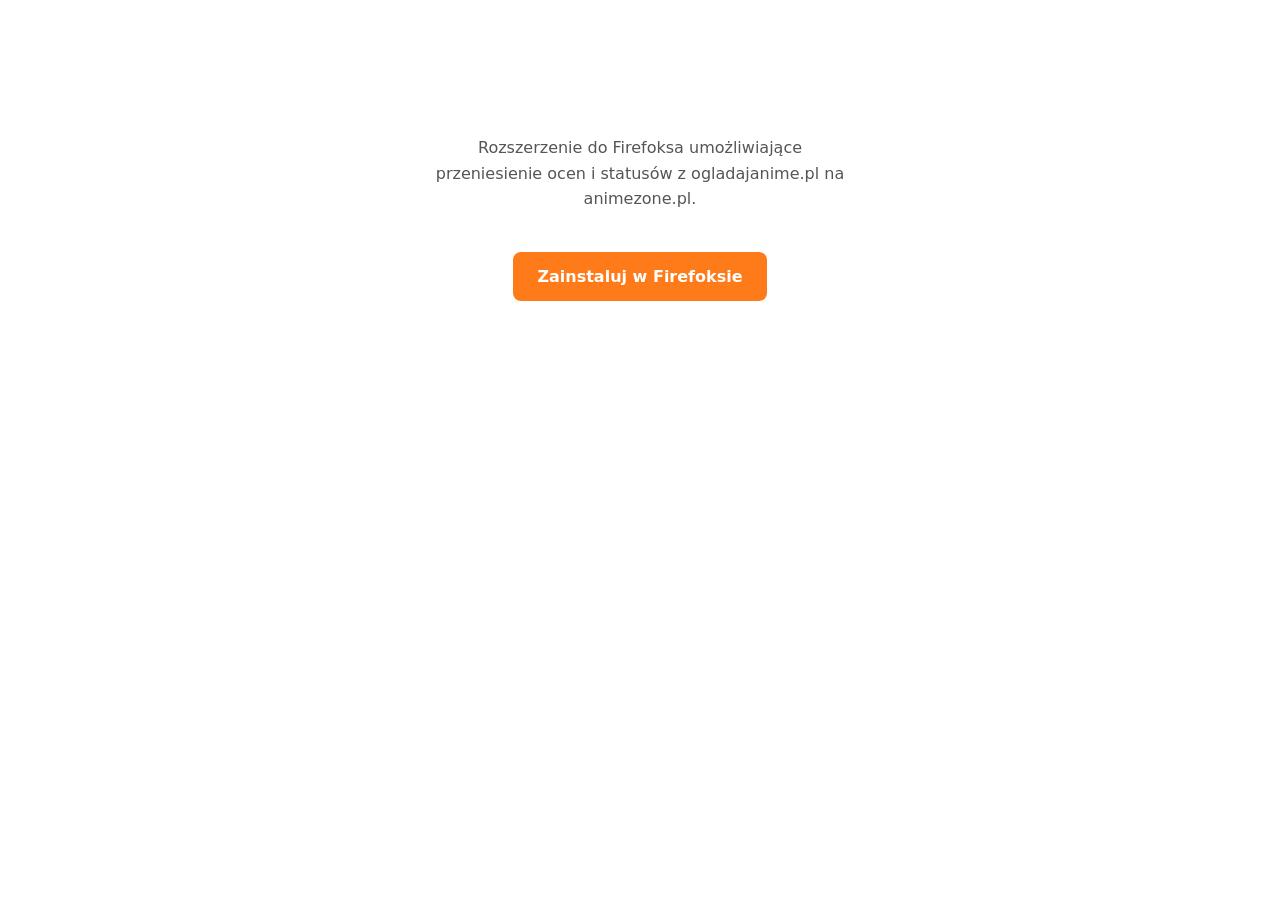
<file: index.html>
<!DOCTYPE html>
<html lang="pl">
<head>
  <meta charset="UTF-8" />
  <meta name="viewport" content="width=device-width, initial-scale=1.0" />
  <title>oa-to-az</title>
  <style>
    body {
      font-family: system-ui, sans-serif;
      max-width: 420px;
      margin: 15vh auto;
      padding: 0 24px;
      text-align: center;
      line-height: 1.6;
      color: #222;
    }
    h1 { margin-bottom: 8px; }
    p { color: #555; }
    a.install {
      display: inline-block;
      margin-top: 24px;
      padding: 12px 24px;
      background: #ff7a18;
      color: #fff;
      text-decoration: none;
      border-radius: 8px;
      font-weight: 600;
    }
    a.install:hover { background: #e96a0c; }
    small { display: block; margin-top: 16px; color: #888; }
  </style>
</head>
<body>
  <p>Rozszerzenie do Firefoksa umożliwiające przeniesienie ocen i statusów z ogladajanime.pl na animezone.pl.</p>
  <a class="install" href="oa-to-az-latest.xpi">Zainstaluj w Firefoksie</a>
</body>
</html>
</file>
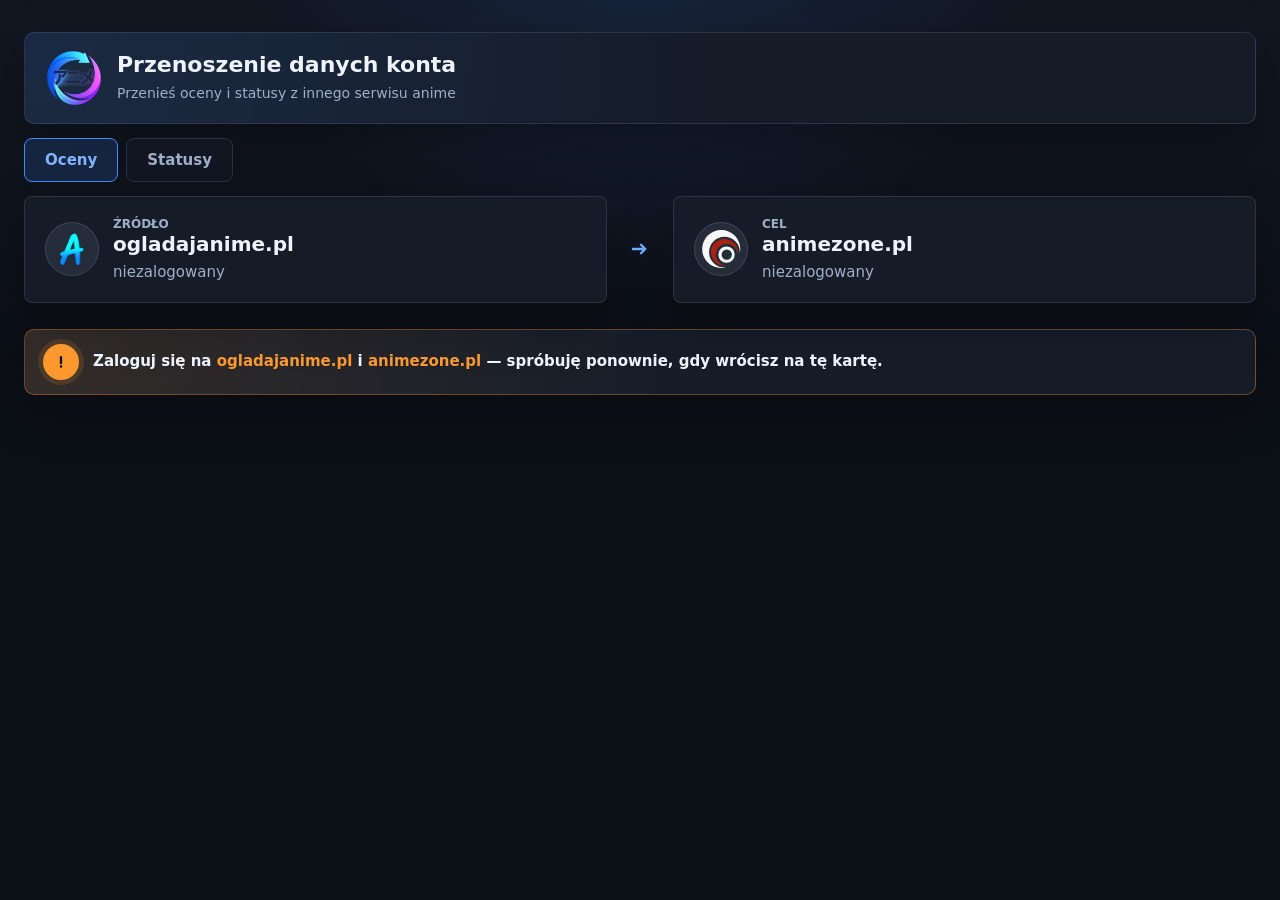
<file: ratings.html>
<!DOCTYPE html>
<html lang="pl">
<head>
  <meta charset="utf-8" />
  <meta name="viewport" content="width=device-width, initial-scale=1" />
  <title>OA -> AZ</title>
  <link rel="icon" type="image/png" sizes="32x32" href="assets/favicon-32x32.png" />
  <link rel="stylesheet" href="main.css" />
</head>
<body>
  <main class="app-shell">
    <section class="app-header">
      <img class="app-header-logo" src="assets/logo.png" alt="" aria-hidden="true" />
      <div>
        <h1 class="app-header-title">Przenoszenie danych konta</h1>
        <p class="app-header-desc">Przenieś oceny i statusy z innego serwisu anime</p>
      </div>
    </section>

    <nav class="page-nav" aria-label="Sekcje migracji">
      <a class="page-tab active" href="ratings.html" aria-current="page">Oceny</a>
      <a class="page-tab" href="statuses.html">Statusy</a>
    </nav>

    <header class="top-panel">
      <section class="profiles" aria-label="Profile migracji">
        <article class="profile-card">
          <img class="avatar" src="assets/oa.png" alt="" aria-hidden="true" />
          <div>
            <p class="eyebrow">Źródło</p>
            <h1>ogladajanime.pl</h1>
            <p id="oaProfile" class="profile-id">wykrywam…</p>
          </div>
        </article>

        <div class="profile-bridge" aria-hidden="true">
          <img class="bridge-icon" src="assets/arrow-right.svg" alt="" />
        </div>

        <article class="profile-card">
          <img class="avatar" src="assets/az.svg" alt="" aria-hidden="true" />
          <div>
            <p class="eyebrow">Cel</p>
            <h2>animezone.pl</h2>
            <p id="azProfile" class="profile-id">wykrywam…</p>
          </div>
        </article>
      </section>

      <section class="summary-area" aria-label="Podsumowanie migracji">
        <div id="summaryCards" class="summary-cards" hidden></div>
        <article id="progressCard" class="progress-card" hidden>
          <p class="eyebrow">Ogólna zgodność</p>
          <strong id="progressPercent">0%</strong>
          <div class="progress-track" aria-hidden="true">
            <span id="progressFill"></span>
          </div>
        </article>
      </section>
    </header>

    <p id="status" class="status"></p>

    <section id="authNotice" class="auth-notice" aria-live="polite" hidden>
      <div class="auth-icon" aria-hidden="true">
        <img src="assets/exclamation.svg" alt="" />
      </div>
      <strong id="authText" class="auth-text">Zaloguj się, aby kontynuować.</strong>
    </section>

    <nav id="filters" class="filters" aria-label="Filtry wyników" hidden>
      <button type="button" class="filter-btn active" data-filter="all">
        <span class="filter-icon"><img src="assets/grid.svg" alt="" /></span>
        Wszystkie
        <strong>0</strong>
      </button>
      <button type="button" class="filter-btn" data-filter="transfer">
        <span class="filter-icon"><img src="assets/arrow-right.svg" alt="" /></span>
        Do przeniesienia
        <strong>0</strong>
      </button>
      <button type="button" class="filter-btn" data-filter="match">
        <span class="filter-icon"><img src="assets/check.svg" alt="" /></span>
        Zgodne
        <strong>0</strong>
      </button>
      <button type="button" class="filter-btn" data-filter="conflict">
        <span class="filter-icon"><img src="assets/exclamation.svg" alt="" /></span>
        Konflikty
        <strong>0</strong>
      </button>
      <button type="button" class="filter-btn" data-filter="unmatched">
        <span class="filter-icon"><img src="assets/question.svg" alt="" /></span>
        Bez dopasowania
        <strong>0</strong>
      </button>
    </nav>

    <section id="results" class="result-list" aria-live="polite" hidden></section>
  </main>

  <footer id="migrationBar" class="migration-bar" hidden>
    <div class="migration-bar-inner">
      <div class="migration-info">
        <img class="migration-info-icon" src="assets/info.svg" alt="" aria-hidden="true" />
        <div>
          <strong id="migrationTitle">Gotowe do przeniesienia</strong>
          <p id="migrationMeta">Przeniesione zostaną tylko pozycje bez konfliktu.</p>
        </div>
      </div>
      <button id="migrateBtn" type="button">
        <img class="btn-icon" src="assets/rocket.svg" alt="" />
        Rozpocznij przenoszenie
      </button>
    </div>
  </footer>

  <script src="ratings.js"></script>
</body>
</html>
</file>
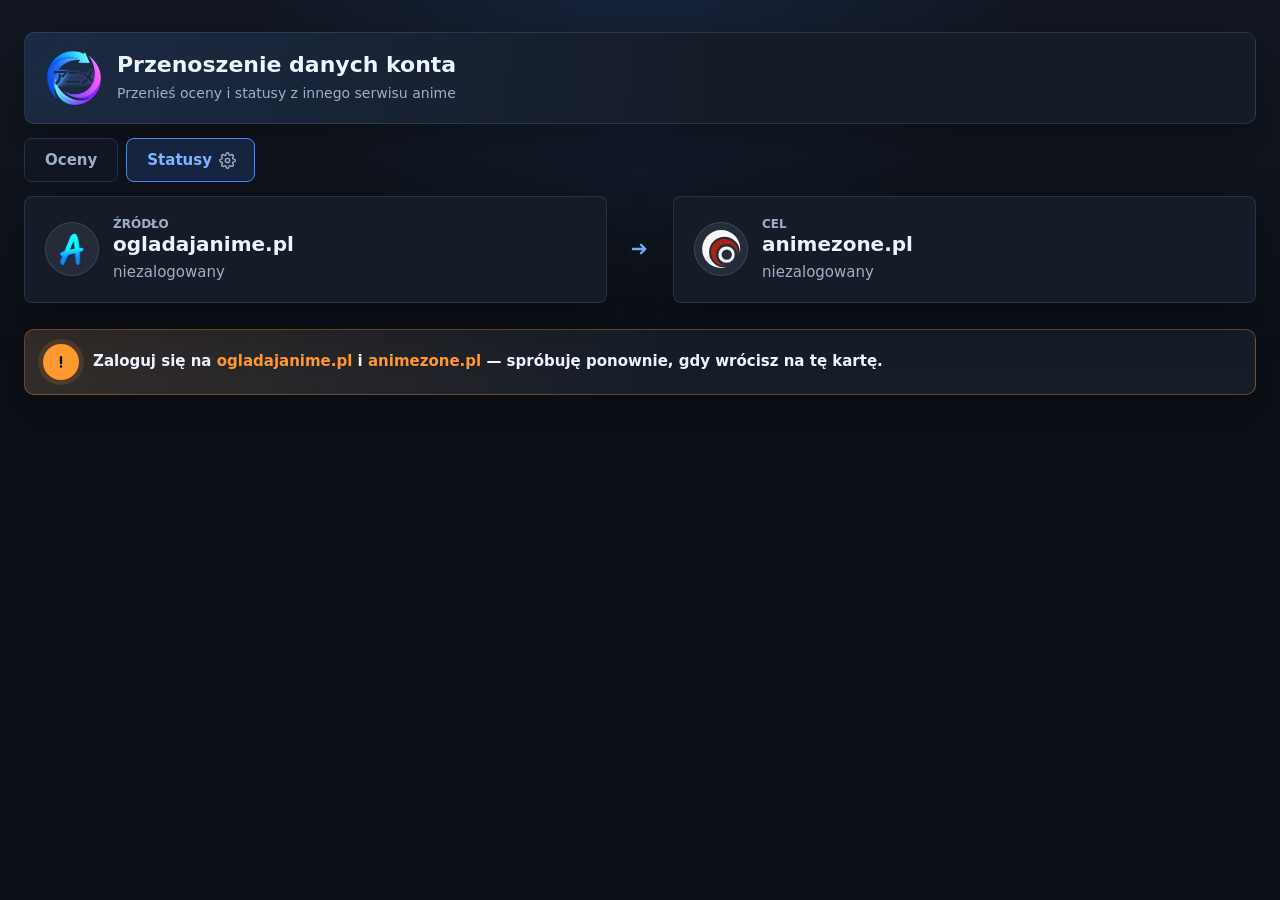
<file: statuses.html>
<!DOCTYPE html>
<html lang="pl">
<head>
  <meta charset="utf-8" />
  <meta name="viewport" content="width=device-width, initial-scale=1" />
  <title>OA -> AZ</title>
  <link rel="icon" type="image/png" sizes="32x32" href="assets/favicon-32x32.png" />
  <link rel="stylesheet" href="main.css" />
</head>
<body>
  <main class="app-shell">
    <section class="app-header">
      <img class="app-header-logo" src="assets/logo.png" alt="" aria-hidden="true" />
      <div>
        <h1 class="app-header-title">Przenoszenie danych konta</h1>
        <p class="app-header-desc">Przenieś oceny i statusy z innego serwisu anime</p>
      </div>
    </section>

    <nav class="page-nav" aria-label="Sekcje migracji">
      <a class="page-tab" href="ratings.html">Oceny</a>
      <span class="page-tab active" aria-current="page">
        Statusy
        <button type="button" id="settingsBtn" class="tab-settings"
                aria-label="Ustawienia mapowania" title="Ustawienia mapowania">
          <img src="assets/gear.svg" alt="" />
        </button>
      </span>
    </nav>

    <header class="top-panel">
      <section class="profiles" aria-label="Profile migracji">
        <article class="profile-card">
          <img class="avatar" src="assets/oa.png" alt="" aria-hidden="true" />
          <div>
            <p class="eyebrow">Źródło</p>
            <h1>ogladajanime.pl</h1>
            <p id="oaProfile" class="profile-id">wykrywam…</p>
          </div>
        </article>

        <div class="profile-bridge" aria-hidden="true">
          <img class="bridge-icon" src="assets/arrow-right.svg" alt="" />
        </div>

        <article class="profile-card">
          <img class="avatar" src="assets/az.svg" alt="" aria-hidden="true" />
          <div>
            <p class="eyebrow">Cel</p>
            <h2>animezone.pl</h2>
            <p id="azProfile" class="profile-id">wykrywam…</p>
          </div>
        </article>
      </section>

      <section class="summary-area" aria-label="Podsumowanie migracji">
        <div id="summaryCards" class="summary-cards" hidden></div>
        <article id="progressCard" class="progress-card" hidden>
          <p class="eyebrow">Ogólna zgodność</p>
          <strong id="progressPercent">0%</strong>
          <div class="progress-track" aria-hidden="true">
            <span id="progressFill"></span>
          </div>
        </article>
      </section>
    </header>

    <p id="status" class="status"></p>

    <section id="authNotice" class="auth-notice" aria-live="polite" hidden>
      <div class="auth-icon" aria-hidden="true">
        <img src="assets/exclamation.svg" alt="" />
      </div>
      <strong id="authText" class="auth-text">Zaloguj się, aby kontynuować.</strong>
    </section>

    <nav id="filters" class="filters" aria-label="Filtry wyników" hidden>
      <button type="button" class="filter-btn active" data-filter="all">
        <span class="filter-icon"><img src="assets/grid.svg" alt="" /></span>
        Wszystkie
        <strong>0</strong>
      </button>
      <button type="button" class="filter-btn" data-filter="transfer">
        <span class="filter-icon"><img src="assets/arrow-right.svg" alt="" /></span>
        Do przeniesienia
        <strong>0</strong>
      </button>
      <button type="button" class="filter-btn" data-filter="match">
        <span class="filter-icon"><img src="assets/check.svg" alt="" /></span>
        Zgodne
        <strong>0</strong>
      </button>
      <button type="button" class="filter-btn" data-filter="conflict">
        <span class="filter-icon"><img src="assets/exclamation.svg" alt="" /></span>
        Konflikty
        <strong>0</strong>
      </button>
      <button type="button" class="filter-btn" data-filter="unmatched">
        <span class="filter-icon"><img src="assets/question.svg" alt="" /></span>
        Bez dopasowania
        <strong>0</strong>
      </button>
    </nav>

    <section id="results" class="result-list" aria-live="polite" hidden></section>
  </main>

  <footer id="migrationBar" class="migration-bar" hidden>
    <div class="migration-bar-inner">
      <div class="migration-info">
        <img class="migration-info-icon" src="assets/info.svg" alt="" aria-hidden="true" />
        <div>
          <strong id="migrationTitle">Gotowe do przeniesienia</strong>
          <p id="migrationMeta">Przeniesione zostaną tylko pozycje bez konfliktu.</p>
        </div>
      </div>
      <button id="migrateBtn" type="button">
        <img class="btn-icon" src="assets/rocket.svg" alt="" />
        Rozpocznij przenoszenie
      </button>
    </div>
  </footer>

  <div id="settingsModal" class="modal-overlay" hidden>
    <div class="modal" role="dialog" aria-modal="true" aria-labelledby="settingsTitle">
      <div class="modal-head">
        <h2 id="settingsTitle">Mapowanie statusów</h2>
        <button type="button" id="settingsClose" class="modal-close" aria-label="Zamknij">×</button>
      </div>
      <p class="modal-desc">
        Wybierz, na jaki status AnimeZone trafia każdy status OgladajAnime.
        AZ ma tylko Oglądam i Planuję; „Pomiń" wyklucza dany status z migracji.
      </p>
      <div id="settingsRows" class="settings-rows"></div>
      <div class="modal-foot">
        <button type="button" id="settingsReset" class="action-btn neutral modal-reset">Przywróć domyślne</button>
        <button type="button" id="settingsCancel" class="action-btn neutral">Anuluj</button>
        <button type="button" id="settingsSave" class="action-btn ok">Zapisz i przeładuj</button>
      </div>
    </div>
  </div>

  <script src="statuses.js"></script>
</body>
</html>
</file>
<file: main.css>
:root {
  color-scheme: dark;
  --bg: #0c1017;
  --panel: #151b26;
  --panel-2: #111722;
  --panel-3: #1b2331;
  --line: #263247;
  --line-soft: rgba(134, 154, 188, 0.18);
  --text: #eef4ff;
  --muted: #9fafc7;
  --faint: #6f7f99;
  --blue: #438bff;
  --blue-soft: rgba(67, 139, 255, 0.16);
  --green: #55cf72;
  --green-soft: rgba(85, 207, 114, 0.14);
  --orange: #ff982f;
  --orange-soft: rgba(255, 152, 47, 0.14);
  --purple: #a775ff;
  --purple-soft: rgba(167, 117, 255, 0.14);
  --danger: #ff6969;
  --shadow: 0 18px 50px rgba(0, 0, 0, 0.28);
}

* {
  box-sizing: border-box;
}

[hidden] {
  display: none !important;
}

html {
  min-width: 320px;
  background: var(--bg);
}

body {
  min-height: 100vh;
  margin: 0;
  padding: 32px 24px 120px;
  font: 15px/1.5 system-ui, -apple-system, "Segoe UI", Roboto, sans-serif;
  background:
    radial-gradient(circle at 50% -12%, rgba(52, 112, 210, 0.18), transparent 34%),
    linear-gradient(180deg, rgba(18, 23, 34, 0.96), var(--bg) 360px),
    var(--bg);
  color: var(--text);
}

button {
  font: inherit;
}

button:disabled {
  cursor: not-allowed;
  opacity: 0.55;
}

.app-shell {
  width: min(100%, 1480px);
  margin: 0 auto;
}

.app-header {
  display: flex;
  align-items: center;
  gap: 16px;
  margin-bottom: 14px;
  padding: 18px 22px;
  border: 1px solid var(--line-soft);
  border-radius: 10px;
  background:
    radial-gradient(circle at 0% 0%, rgba(67, 139, 255, 0.13), transparent 56%),
    #151c28;
  box-shadow: var(--shadow);
}

.app-header-logo {
  flex: 0 0 auto;
  width: 54px;
  height: 54px;
  object-fit: contain;
}

.app-header-title {
  margin: 0;
  font-size: 22px;
  font-weight: 800;
  line-height: 1.2;
  letter-spacing: 0;
}

.app-header-desc {
  margin: 4px 0 0;
  color: var(--muted);
  font-size: 14px;
}

.page-nav {
  display: flex;
  flex-wrap: wrap;
  gap: 8px;
  margin-bottom: 14px;
}

.page-tab {
  display: inline-flex;
  align-items: center;
  gap: 8px;
  height: 44px;
  padding: 0 20px;
  border: 1px solid var(--line);
  border-radius: 8px;
  background: rgba(18, 24, 36, 0.86);
  color: var(--muted);
  font-weight: 700;
  text-decoration: none;
  transition: color 120ms ease, filter 120ms ease;
}

.page-tab:hover {
  color: var(--text);
  filter: brightness(1.08);
}

.page-tab.active {
  border-color: var(--blue);
  background: var(--blue-soft);
  color: #80b4ff;
}

.tab-settings {
  display: inline-grid;
  place-items: center;
  width: 28px;
  height: 28px;
  margin: 0 -8px 0 -6px;
  padding: 0;
  border: 0;
  border-radius: 6px;
  background: transparent;
  cursor: pointer;
}

.tab-settings img {
  width: 17px;
  height: 17px;
  opacity: 0.75;
  transition: opacity 120ms ease, transform 160ms ease;
}

.tab-settings:hover img {
  opacity: 1;
  transform: rotate(40deg);
}

.modal-overlay {
  position: fixed;
  inset: 0;
  z-index: 50;
  display: grid;
  place-items: center;
  padding: 24px;
  background: rgba(6, 9, 14, 0.66);
  backdrop-filter: blur(3px);
}

.modal {
  width: min(100%, 540px);
  padding: 22px 24px 24px;
  border: 1px solid var(--line);
  border-radius: 12px;
  background: var(--panel);
  box-shadow: var(--shadow);
}

.modal-head {
  display: flex;
  align-items: center;
  justify-content: space-between;
  gap: 12px;
}

.modal-head h2 {
  margin: 0;
  font-size: 19px;
  font-weight: 800;
}

.modal-close {
  display: grid;
  place-items: center;
  width: 32px;
  height: 32px;
  border: 1px solid var(--line);
  border-radius: 8px;
  background: var(--panel-3);
  color: var(--muted);
  font-size: 20px;
  line-height: 1;
  cursor: pointer;
}

.modal-close:hover {
  color: var(--text);
}

.modal-desc {
  margin: 10px 0 18px;
  color: var(--muted);
  font-size: 13px;
}

.settings-rows {
  display: grid;
  gap: 10px;
}

.settings-row {
  display: grid;
  grid-template-columns: 1fr auto;
  gap: 14px;
  align-items: center;
  padding: 12px 14px;
  border: 1px solid var(--line-soft);
  border-radius: 8px;
  background: var(--panel-2);
}

.settings-row span {
  font-weight: 700;
}

.settings-row select {
  min-width: 150px;
  padding: 8px 12px;
  border: 1px solid var(--line);
  border-radius: 8px;
  background: var(--panel-3);
  color: var(--text);
  font: inherit;
  font-weight: 700;
  cursor: pointer;
}

.modal-foot {
  display: flex;
  justify-content: flex-end;
  gap: 10px;
  margin-top: 22px;
}

.modal-foot .action-btn {
  width: auto;
  min-height: 42px;
  padding: 0 20px;
}

.modal-foot .modal-reset {
  margin-right: auto;
}

.top-panel {
  display: grid;
  grid-template-columns: 1fr;
  gap: 14px;
  align-items: stretch;
  margin-bottom: 12px;
}

.profiles,
.summary-area {
  display: grid;
  gap: 12px;
}

.profiles {
  grid-template-columns: 1fr auto 1fr;
  align-items: stretch;
}

.profile-card,
.progress-card,
.summary-card,
.result-card {
  border: 1px solid var(--line-soft);
  border-radius: 8px;
  background: #151c28;
  box-shadow: var(--shadow);
}

.profile-card {
  display: flex;
  min-width: 0;
  gap: 14px;
  align-items: center;
  padding: 18px 20px;
}

.profile-card h1,
.profile-card h2 {
  margin: 0;
  font-size: 20px;
  line-height: 1.15;
  letter-spacing: 0;
}

.avatar {
  flex: 0 0 54px;
  width: 54px;
  height: 54px;
  border: 1px solid rgba(255, 255, 255, 0.12);
  border-radius: 50%;
  background: #242b39;
  object-fit: contain;
  padding: 6px;
}

.profile-id,
.eyebrow {
  margin: 0;
  color: var(--muted);
}

.eyebrow {
  font-size: 12px;
  font-weight: 800;
  letter-spacing: 0;
  text-transform: uppercase;
}

.profile-id {
  margin-top: 5px;
  overflow-wrap: anywhere;
}

.profile-bridge {
  display: grid;
  width: 42px;
  place-items: center;
}

.bridge-icon {
  width: 24px;
  height: 24px;
}

.summary-area {
  grid-template-columns: 1fr;
}

.summary-cards {
  display: grid;
  grid-template-columns: repeat(4, minmax(0, 1fr));
  gap: 12px;
}

.summary-card {
  display: grid;
  grid-template-columns: auto 1fr;
  gap: 14px;
  align-items: center;
  min-width: 0;
  padding: 20px;
}

.summary-icon {
  display: grid;
  width: 46px;
  height: 46px;
  place-items: center;
  border-radius: 50%;
  color: #061015;
  font-size: 22px;
  font-weight: 900;
}

.summary-icon img {
  width: 24px;
  height: 24px;
  filter: brightness(0) invert(1);
}

.summary-card strong,
.progress-card strong {
  display: block;
  color: var(--text);
  font-size: 30px;
  line-height: 1.05;
}

.summary-card p {
  margin: 2px 0 0;
  color: var(--muted);
  font-size: 13px;
}

.summary-card.green .eyebrow { color: var(--green); }
.summary-card.green .summary-icon { background: var(--green); }
.summary-card.blue .eyebrow { color: var(--blue); }
.summary-card.blue .summary-icon { background: var(--blue); }
.summary-card.orange .eyebrow { color: var(--orange); }
.summary-card.orange .summary-icon { background: var(--orange); }
.summary-card.muted .eyebrow { color: var(--purple); }
.summary-card.muted .summary-icon { background: var(--purple); }

.progress-card {
  display: grid;
  grid-template-columns: auto minmax(0, 1fr);
  gap: 8px 24px;
  align-items: center;
  padding: 18px 22px;
}

.progress-card .eyebrow {
  grid-column: 1 / -1;
}

.progress-card strong {
  grid-column: 1;
  margin-top: 2px;
}

.progress-card p:last-child {
  margin: 9px 0 0;
  color: var(--muted);
  font-size: 13px;
}

.progress-track {
  grid-column: 2;
  width: 100%;
  height: 11px;
  margin: 0;
  overflow: hidden;
  border-radius: 999px;
  background: #263046;
}

.progress-track span {
  display: block;
  width: 0%;
  height: 100%;
  border-radius: inherit;
  background: var(--blue);
  transition: width 180ms ease;
}

.status {
  min-height: 0;
  margin: 0 0 10px;
  color: var(--muted);
}

.status:empty {
  margin: 0;
}

.status a {
  color: var(--blue);
  text-decoration: none;
}

.status a:hover {
  text-decoration: underline;
}

.status.error {
  color: var(--danger);
}

.auth-notice {
  display: flex;
  flex-wrap: wrap;
  align-items: center;
  gap: 14px;
  margin: 4px 0 16px;
  padding: 14px 18px;
  border: 1px solid rgba(255, 152, 47, 0.34);
  border-radius: 10px;
  background:
    radial-gradient(circle at 0% 0%, rgba(255, 152, 47, 0.13), transparent 52%),
    #161d29;
  box-shadow: var(--shadow);
}

.auth-icon {
  display: grid;
  flex: 0 0 auto;
  width: 36px;
  height: 36px;
  place-items: center;
  border-radius: 50%;
  background: var(--orange);
  box-shadow: 0 0 0 5px var(--orange-soft);
  animation: auth-pulse 2.6s ease-in-out infinite;
}

.auth-icon img {
  width: 18px;
  height: 18px;
  filter: brightness(0) saturate(100%);
}

@keyframes auth-pulse {
  0%,
  100% {
    box-shadow: 0 0 0 5px var(--orange-soft);
  }
  50% {
    box-shadow: 0 0 0 11px rgba(255, 152, 47, 0.04);
  }
}

.auth-text {
  flex: 1 1 auto;
  min-width: 0;
  color: var(--text);
  font-size: 15px;
  font-weight: 700;
}

.auth-link {
  color: var(--orange);
  font-weight: 800;
  text-decoration: none;
}

.auth-link:hover {
  text-decoration: underline;
}

@media (max-width: 520px) {
  .auth-text {
    flex-basis: 100%;
  }
}

.filters {
  display: flex;
  flex-wrap: wrap;
  gap: 8px;
  margin-bottom: 16px;
}

.filter-btn {
  display: inline-flex;
  align-items: center;
  gap: 8px;
  height: 44px;
  padding: 0 14px;
  border: 1px solid var(--line);
  border-radius: 8px;
  background: rgba(18, 24, 36, 0.86);
  color: var(--text);
  font-weight: 700;
  cursor: pointer;
}

.filter-btn strong {
  min-width: 26px;
  padding: 2px 8px;
  border-radius: 999px;
  background: #29354b;
  color: #dbe7fb;
  font-size: 12px;
  text-align: center;
}

.filter-btn[data-filter="all"],
.filter-btn[data-filter="transfer"] {
  border-color: rgba(67, 139, 255, 0.28);
  background: rgba(67, 139, 255, 0.08);
  color: #94bdff;
}

.filter-btn[data-filter="match"] {
  border-color: rgba(85, 207, 114, 0.28);
  background: rgba(85, 207, 114, 0.08);
  color: #8ee99f;
}

.filter-btn[data-filter="conflict"] {
  border-color: rgba(255, 152, 47, 0.3);
  background: rgba(255, 152, 47, 0.08);
  color: #ffbd78;
}

.filter-btn[data-filter="unmatched"] {
  border-color: rgba(167, 117, 255, 0.3);
  background: rgba(167, 117, 255, 0.08);
  color: #c8a8ff;
}

.filter-btn[data-filter="all"] strong,
.filter-btn[data-filter="transfer"] strong {
  background: rgba(67, 139, 255, 0.2);
  color: #d9e8ff;
}

.filter-btn[data-filter="match"] strong {
  background: rgba(85, 207, 114, 0.18);
  color: #d9ffe0;
}

.filter-btn[data-filter="conflict"] strong {
  background: rgba(255, 152, 47, 0.2);
  color: #fff0df;
}

.filter-btn[data-filter="unmatched"] strong {
  background: rgba(167, 117, 255, 0.2);
  color: #f0e6ff;
}

.filter-btn[data-filter="all"].active,
.filter-btn[data-filter="transfer"].active {
  border-color: var(--blue);
  background: var(--blue-soft);
  color: #80b4ff;
}

.filter-btn[data-filter="match"].active {
  border-color: var(--green);
  background: var(--green-soft);
  color: #73e78b;
}

.filter-btn[data-filter="conflict"].active {
  border-color: var(--orange);
  background: var(--orange-soft);
  color: #ffad59;
}

.filter-btn[data-filter="unmatched"].active {
  border-color: var(--purple);
  background: var(--purple-soft);
  color: #c69dff;
}

.filter-icon {
  display: inline-grid;
  width: 18px;
  height: 18px;
  place-items: center;
  color: var(--faint);
  font-size: 12px;
  font-weight: 900;
}

.filter-icon img {
  width: 16px;
  height: 16px;
  filter: opacity(0.78);
}

.filter-btn[data-filter="match"] .filter-icon img {
  filter: hue-rotate(-86deg) saturate(1.18) brightness(1.05) opacity(0.78);
}

.filter-btn[data-filter="conflict"] .filter-icon img {
  filter: hue-rotate(178deg) saturate(1.4) brightness(1.08) opacity(0.78);
}

.filter-btn[data-filter="unmatched"] .filter-icon img {
  filter: hue-rotate(50deg) saturate(1.25) brightness(1.05) opacity(0.78);
}

.filter-btn[data-filter="all"].active .filter-icon,
.filter-btn[data-filter="transfer"].active .filter-icon {
  color: var(--blue);
}

.filter-btn[data-filter="match"].active .filter-icon {
  color: var(--green);
}

.filter-btn[data-filter="conflict"].active .filter-icon {
  color: var(--orange);
}

.filter-btn[data-filter="unmatched"].active .filter-icon {
  color: var(--purple);
}

.filter-btn[data-filter="all"].active .filter-icon img,
.filter-btn[data-filter="transfer"].active .filter-icon img {
  filter: none;
}

.filter-btn[data-filter="match"].active .filter-icon img {
  filter: hue-rotate(-86deg) saturate(1.18) brightness(1.05);
}

.filter-btn[data-filter="conflict"].active .filter-icon img {
  filter: hue-rotate(178deg) saturate(1.4) brightness(1.08);
}

.filter-btn[data-filter="unmatched"].active .filter-icon img {
  filter: hue-rotate(50deg) saturate(1.25) brightness(1.05);
}

.result-list {
  display: grid;
  gap: 8px;
}

.result-card {
  display: grid;
  grid-template-columns: 46px minmax(290px, 1.5fr) minmax(142px, 0.48fr) 88px minmax(142px, 0.48fr) minmax(170px, auto);
  gap: 18px;
  align-items: center;
  min-height: 84px;
  padding: 14px 20px;
  border: 1px solid var(--line-soft);
  border-left: 3px solid transparent;
  border-radius: 8px;
  background: rgba(21, 28, 40, 0.54);
}

.result-card.is-transfer { border-left-color: var(--blue); }
.result-card.is-conflict { border-left-color: var(--orange); }
.result-card.is-match { border-left-color: var(--green); }
.result-card.is-unmatched { border-left-color: var(--purple); }

.result-card.is-match {
  background: rgba(21, 36, 31, 0.58);
}

.title-block {
  display: flex;
  gap: 13px;
  align-items: center;
  min-width: 0;
}

.title-poster {
  flex: 0 0 auto;
  width: 42px;
  aspect-ratio: 2 / 3;
  height: auto;
  border: 1px solid var(--line-soft);
  border-radius: 6px;
  background: #242b39;
  object-fit: cover;
}

.title-text {
  flex: 1 1 auto;
  min-width: 0;
}

.main-title {
  margin: 0 0 5px;
  overflow: hidden;
  color: #f6f8ff;
  font-size: 17px;
  font-weight: 800;
  line-height: 1.25;
  text-overflow: ellipsis;
  white-space: nowrap;
}

.title-line {
  display: grid;
  grid-template-columns: 22px minmax(0, 1fr);
  gap: 8px;
  align-items: center;
  color: var(--muted);
  font-size: 13px;
}

.title-line + .title-line {
  margin-top: 2px;
}

.title-icon {
  width: 18px;
  height: 18px;
  border-radius: 4px;
  object-fit: contain;
}

.title-line a {
  overflow: hidden;
  color: #becbe0;
  text-decoration: none;
  text-overflow: ellipsis;
  white-space: nowrap;
}

.title-line a:hover {
  color: var(--blue);
}

.rating-cell {
  min-width: 0;
  border-left: 1px solid var(--line-soft);
  padding-left: 24px;
}

.rating-source {
  margin: 0;
  color: var(--muted);
  font-size: 13px;
}

.rating-value {
  display: flex;
  gap: 8px;
  align-items: center;
  margin-top: 4px;
  color: #f5f8ff;
  font-size: 21px;
  font-weight: 900;
}

.rating-star {
  width: 18px;
  height: 18px;
}

.rating-value.empty {
  color: #d5dfef;
}

.rating-value.status-text {
  font-size: 16px;
  font-weight: 800;
}

.state-cell {
  display: flex;
  align-items: center;
  justify-content: center;
  min-width: 0;
  color: var(--muted);
}

.state-icon {
  display: grid;
  width: 28px;
  height: 28px;
  place-items: center;
  border-radius: 50%;
  color: #061015;
  font-weight: 900;
}

.state-icon img {
  width: 18px;
  height: 18px;
  filter: brightness(0) saturate(100%);
}

.state-cell.transfer { color: #75adff; }
.state-cell.transfer .state-icon { background: var(--blue); }
.state-cell.conflict { color: var(--orange); }
.state-cell.conflict .state-icon { background: var(--orange); }
.state-cell.match { color: var(--green); }
.state-cell.match .state-icon { background: var(--green); }
.state-cell.unmatched { color: var(--purple); }
.state-cell.unmatched .state-icon { background: var(--purple); }

.relation-cell {
  display: flex;
  justify-content: center;
  align-items: center;
  color: var(--muted);
  font-size: 20px;
  font-weight: 900;
}

.relation-arrow,
.relation-equals {
  width: 18px;
  height: 18px;
}

.diff-badge {
  display: inline-flex;
  min-height: 26px;
  align-items: center;
  border-radius: 999px;
  padding: 0 12px;
  background: rgba(255, 105, 105, 0.16);
  color: #ff8585;
  font-size: 12px;
  font-weight: 900;
}

.action-cell {
  display: flex;
  justify-content: flex-end;
  min-width: 0;
}

.action-btn,
#migrateBtn {
  display: inline-flex;
  align-items: center;
  justify-content: center;
  gap: 10px;
  min-height: 44px;
  border: 1px solid var(--blue);
  border-radius: 6px;
  background: rgba(67, 139, 255, 0.08);
  color: #75adff;
  font-weight: 800;
  text-decoration: none;
  cursor: pointer;
}

.action-btn {
  width: min(100%, 210px);
  padding: 0 18px;
}

.action-btn.neutral {
  border-color: #42516a;
  color: #c1cbdb;
  background: rgba(66, 81, 106, 0.12);
}

.action-btn.inactive-purple {
  border-color: var(--purple);
  color: #c69dff;
  background: var(--purple-soft);
}

.action-btn.conflict {
  border-color: var(--orange);
  color: var(--orange);
  background: var(--orange-soft);
}

.action-btn.ok {
  border-color: var(--green);
  background: var(--green-soft);
  color: var(--green);
}

.action-btn.err {
  border-color: var(--danger);
  background: rgba(255, 105, 105, 0.14);
  color: var(--danger);
}

.empty-state {
  padding: 48px 18px;
  border: 1px dashed var(--line);
  border-radius: 8px;
  color: var(--muted);
  text-align: center;
}

.migration-bar {
  position: fixed;
  right: 0;
  bottom: 0;
  left: 0;
  z-index: 10;
  width: 100%;
  padding: 0 24px;
  border-top: 1px solid var(--line);
  background: rgba(13, 18, 27, 0.94);
  box-shadow: 0 -18px 60px rgba(0, 0, 0, 0.38);
  backdrop-filter: blur(12px);
}

.migration-bar-inner {
  display: flex;
  align-items: center;
  justify-content: space-between;
  gap: 18px;
  width: min(100%, 1480px);
  margin: 0 auto;
  padding: 22px 0;
}

.migration-info {
  display: flex;
  align-items: center;
  gap: 14px;
  min-width: 0;
}

.migration-info-icon {
  flex: 0 0 42px;
  width: 42px;
  height: 42px;
}

.migration-bar strong {
  display: block;
  font-size: 16px;
}

.migration-bar p {
  margin: 2px 0 0;
  color: var(--muted);
}

#migrateBtn {
  flex: 0 0 auto;
  min-width: 250px;
  padding: 0 24px;
  background: var(--blue);
  color: #fff;
}

.btn-icon {
  width: 20px;
  height: 20px;
}

#migrateBtn:not(:disabled):hover,
.action-btn:not(:disabled):hover,
.filter-btn:hover {
  filter: brightness(1.08);
}

@media (max-width: 1180px) {
  .top-panel,
  .summary-area {
    grid-template-columns: 1fr;
  }

  .result-card {
    grid-template-columns: 46px minmax(240px, 1fr) minmax(128px, 0.46fr) 72px minmax(128px, 0.46fr);
  }

  .action-cell {
    grid-column: 1 / -1;
    justify-content: stretch;
  }

  .action-btn {
    width: 100%;
  }
}

@media (max-width: 860px) {
  body {
    padding: 18px 14px 154px;
  }

  .profiles,
  .summary-cards {
    grid-template-columns: 1fr;
  }

  .progress-card {
    grid-template-columns: 1fr;
    gap: 8px;
  }

  .progress-card .eyebrow,
  .progress-card strong,
  .progress-track {
    grid-column: 1;
  }

  .profile-bridge {
    width: 100%;
    height: 28px;
  }

  .result-card {
    grid-template-columns: 1fr;
    gap: 12px;
    padding: 16px;
  }

  .rating-cell {
    border-left: 0;
    border-top: 1px solid var(--line-soft);
    padding-top: 12px;
    padding-left: 0;
  }

  .relation-cell {
    justify-content: flex-start;
  }

  .action-cell {
    justify-content: stretch;
  }

  .action-btn {
    width: 100%;
  }

  .migration-bar {
    padding: 0 14px;
  }

  .migration-bar-inner {
    flex-direction: column;
    align-items: stretch;
    padding: 18px 0;
  }

  #migrateBtn {
    width: 100%;
    min-width: 0;
  }
}

@media (max-width: 520px) {
  .filter-btn {
    width: 100%;
    justify-content: space-between;
  }

  .profile-card {
    padding: 14px;
  }

  .main-title,
  .title-line a {
    white-space: normal;
  }
}
</file>
